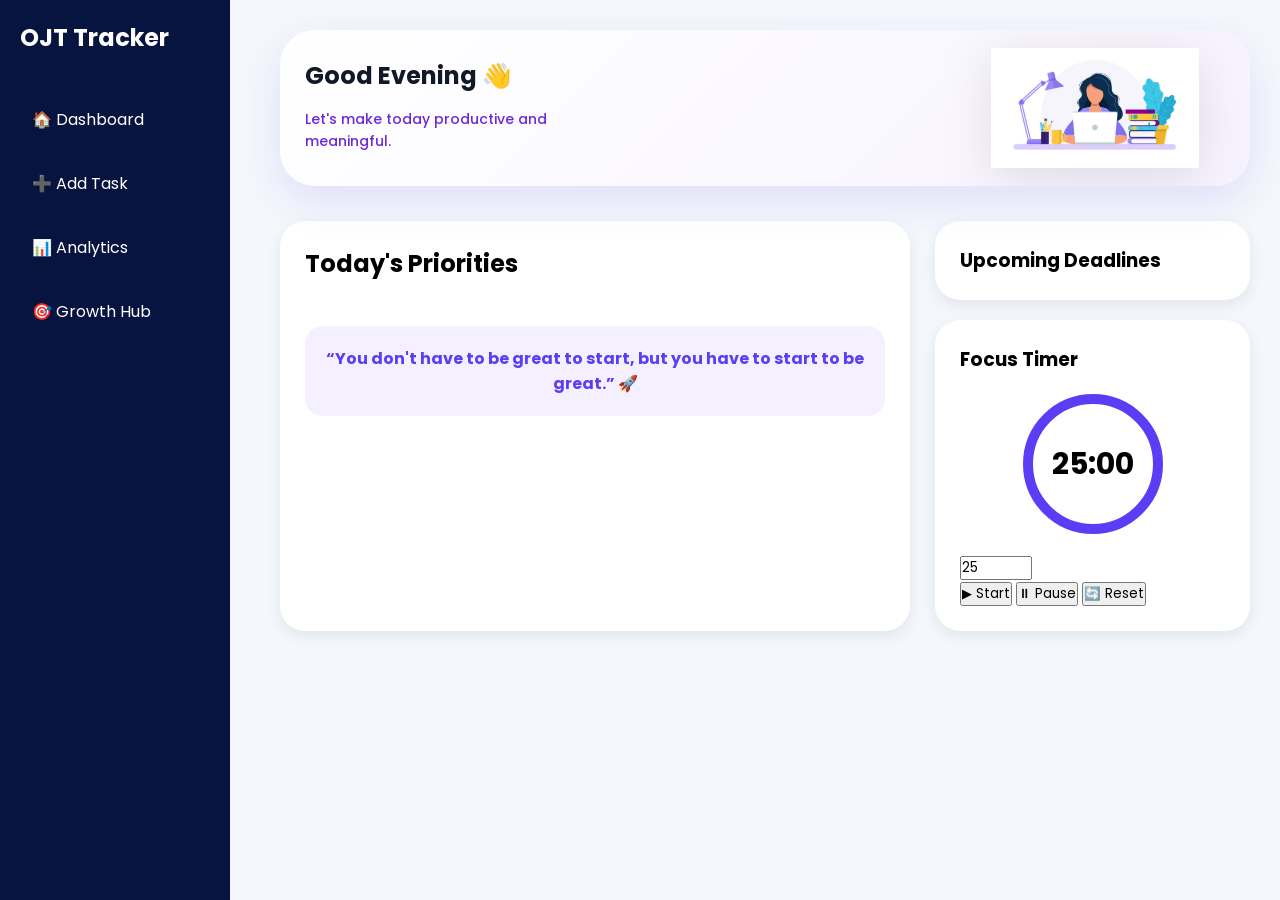
<file: index.html>
<!DOCTYPE html>
<html lang="en">

<head>

<meta charset="UTF-8">

<meta name="viewport"
content="width=device-width, initial-scale=1.0">

<title>OJT Progress Tracker</title>

<link rel="preconnect"
href="https://fonts.googleapis.com">

<link rel="preconnect"
href="https://fonts.gstatic.com"
crossorigin>

<link href="https://fonts.googleapis.com/css2?family=Poppins:wght@300;400;500;600;700&display=swap"
rel="stylesheet">

<link rel="stylesheet"
href="style.css">

</head>

<body>

<!-- SIDEBAR -->

<div class="sidebar">

<h2>OJT Tracker</h2>

<a href="index.html">
🏠 Dashboard
</a>

<a href="add-task.html">
➕ Add Task
</a>

<a href="analytics.html">
📊 Analytics
</a>

<a href="notes.html">
🎯 Growth Hub
</a>

</div>

<!-- MAIN -->

<div class="main">

<!-- HERO -->

<div class="hero-section">

<div class="hero-text">

<h1 id="greetingText">

Good Evening 👋

</h1>

<p>
    Let's make today productive and meaningful.
</p>

</div>

<div class="hero-image">

<img
src="girl.png"
alt="Productivity Illustration">

</div>

</div>

<!-- DASHBOARD -->

<div class="dashboard-grid">

<!-- LEFT SIDE -->

<div class="tasks-section">

<div class="section-header">

<h2>
Today's Priorities
</h2>

</div>

<div
id="taskContainer"
class="task-list">
</div>

<div class="motivation-box">

    “You don't have to be great to start,
    but you have to start to be great.” 🚀
    
    </div>
</div>

<!-- RIGHT PANEL -->

<div class="right-panel">

<!-- DEADLINES -->

<div class="deadline-box">

<h3>
Upcoming Deadlines
</h3>

<div id="deadlineContainer">
</div>

</div>

<!-- TIMER -->

<div class="timer-box">

<h3>
Focus Timer
</h3>

<div class="timer-circle">

60:00

</div>

<input
type="number"
id="timerMinutes"
min="1"
max="60"
value="25">

<div class="timer-buttons">

<button id="startBtn">

▶ Start

</button>

<button id="pauseBtn">

⏸ Pause

</button>

<button id="resetBtn">

🔄 Reset

</button>

</div>

</div>

</div>

</div>

</div>

<!-- EDIT MODAL -->

<div
id="editModal"
class="modal">

<div class="modal-content">

<h2>
Edit Task
</h2>

<input
type="text"
id="editTitle"
placeholder="Task Title">

<input
type="text"
id="editCategory"
placeholder="Category">

<select id="editPriority">

<option value="High">
High
</option>

<option value="Medium">
Medium
</option>

<option value="Low">
Low
</option>

</select>

<input
type="time"
id="editStart">

<input
type="time"
id="editEnd">

<input
type="date"
id="editDate">

<textarea
id="editNotes"
placeholder="Notes / Learnings / Feedback">
</textarea>

<div class="modal-buttons">

<button
class="save-btn"
onclick="saveEdit()">

Save

</button>

<button
class="cancel-btn"
onclick="closeModal()">

Cancel

</button>

</div>

</div>

</div>

<script src="script.js"></script>

</body>

</html>
</file>
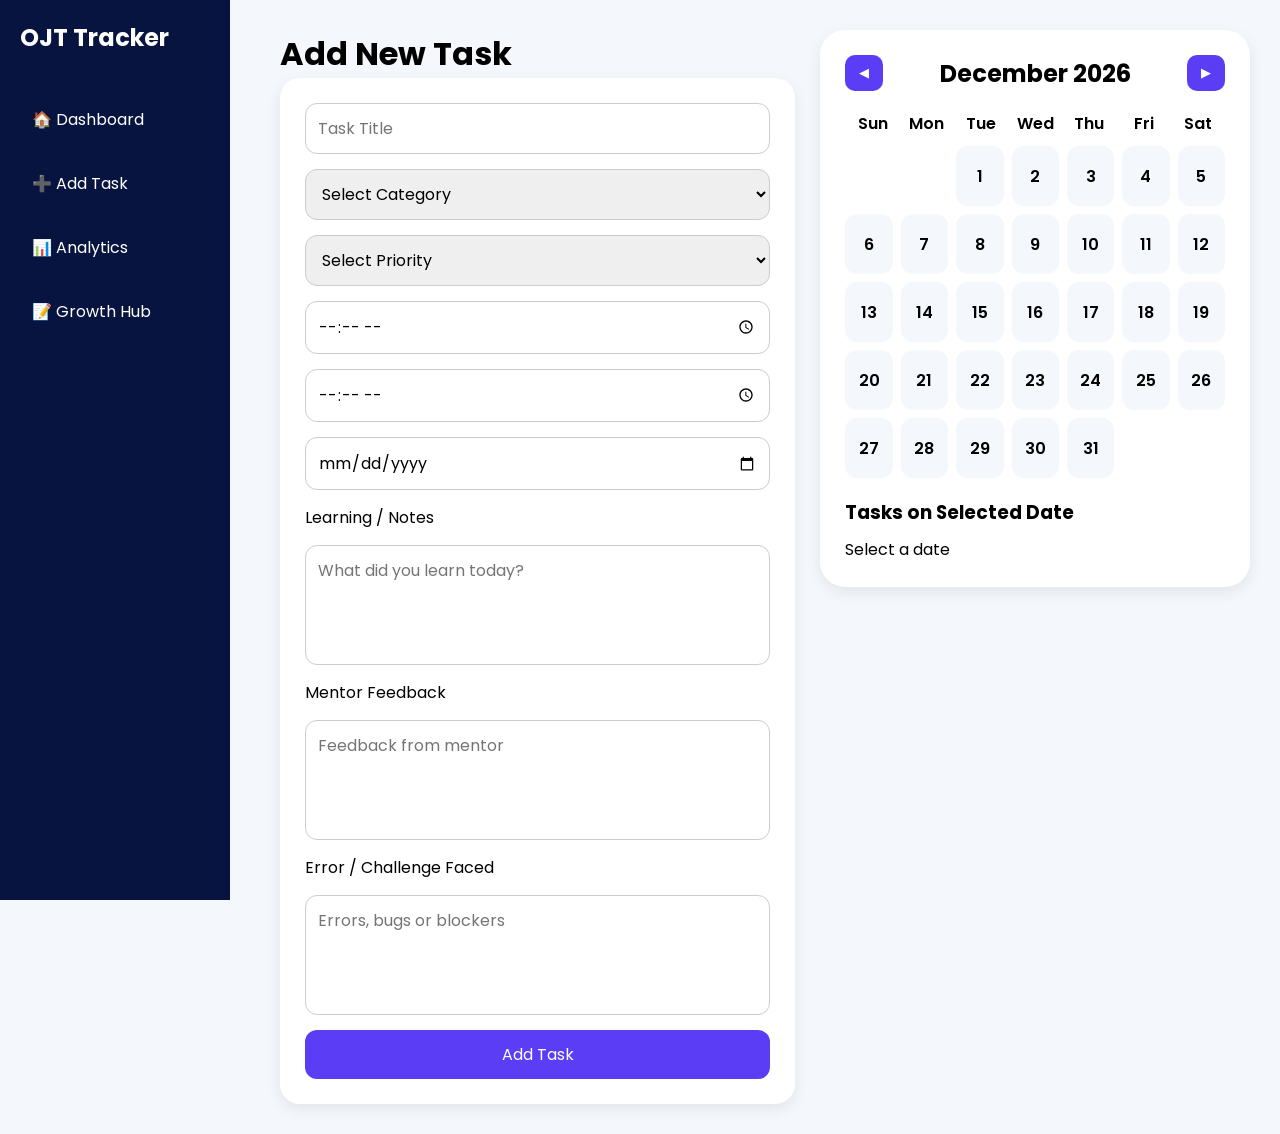
<file: add-task.html>
<!DOCTYPE html>
<html lang="en">

<head>
  <meta charset="UTF-8">
  <meta name="viewport" content="width=device-width, initial-scale=1.0">
  <title>Add Task</title>
  <link rel="preconnect" href="https://fonts.googleapis.com">

<link rel="preconnect" href="https://fonts.gstatic.com" crossorigin>

<link href="https://fonts.googleapis.com/css2?family=Poppins:wght@300;400;500;600;700&display=swap" rel="stylesheet">
  <link rel="stylesheet" href="style.css">
</head>

<body>

<div class="sidebar">

  <h2>OJT Tracker</h2>

  <a href="index.html">🏠 Dashboard</a>
  <a href="add-task.html">➕ Add Task</a>
  <a href="analytics.html">📊 Analytics</a>
  <a href="notes.html">📝 Growth Hub</a>

</div>

<div class="main">

  <div class="planner-layout">

    <div>
    
    <h1>Add New Task</h1>
    
    <form id="taskForm" class="task-form">
    
    <input
    type="text"
    id="title"
    placeholder="Task Title"
    required>
    
    <select id="category" required>
    
    <option value="">
    Select Category
    </option>
    
    <option value="Frontend">
    Frontend
    </option>
    
    <option value="Backend">
    Backend
    </option>
    
    <option value="Database">
    Database
    </option>
    
    <option value="GitHub">
    GitHub
    </option>
    
    </select>
    
    <select id="priority" required>
    
    <option value="">
    Select Priority
    </option>
    
    <option value="High">
    High
    </option>
    
    <option value="Medium">
    Medium
    </option>
    
    <option value="Low">
    Low
    </option>
    
    </select>
    
    <input
    type="time"
    id="startTime"
    required>
    
    <input
    type="time"
    id="deadline"
    required>
    
    <input
    type="date"
    id="date"
    required>
    
    <label>Learning / Notes</label>

<textarea
id="notes"
placeholder="What did you learn today?">
</textarea>

<label>Mentor Feedback</label>

<textarea
id="mentorFeedback"
placeholder="Feedback from mentor">
</textarea>

<label>Error / Challenge Faced</label>

<textarea
id="errors"
placeholder="Errors, bugs or blockers">
</textarea>
    
    <button type="submit">
    Add Task
    </button>
    
    </form>
    
    </div>
    
    <div class="planner-calendar">
    
    <div class="calendar-header">
    
    <button onclick="previousMonth()">
    ◀
    </button>
    
    <h2 id="monthYear">
    May 2026
    </h2>
    
    <button onclick="nextMonth()">
    ▶
    </button>
    
    </div>
    
    <div class="calendar-days">
    
    <div>Sun</div>
    <div>Mon</div>
    <div>Tue</div>
    <div>Wed</div>
    <div>Thu</div>
    <div>Fri</div>
    <div>Sat</div>
    
    </div>
    
    <div
    id="calendarGrid"
    class="calendar-grid">
    </div>
    
    <h3 class="selected-title">
    
    Tasks on Selected Date
    
    </h3>
    
    <div id="selectedTasks">
    
    Select a date
    
    </div>
    
    </div>
    
    </div>


</div>

<script src="script.js"></script>
<script src="planner-calendar.js"></script>

</body>
</html>
</file>
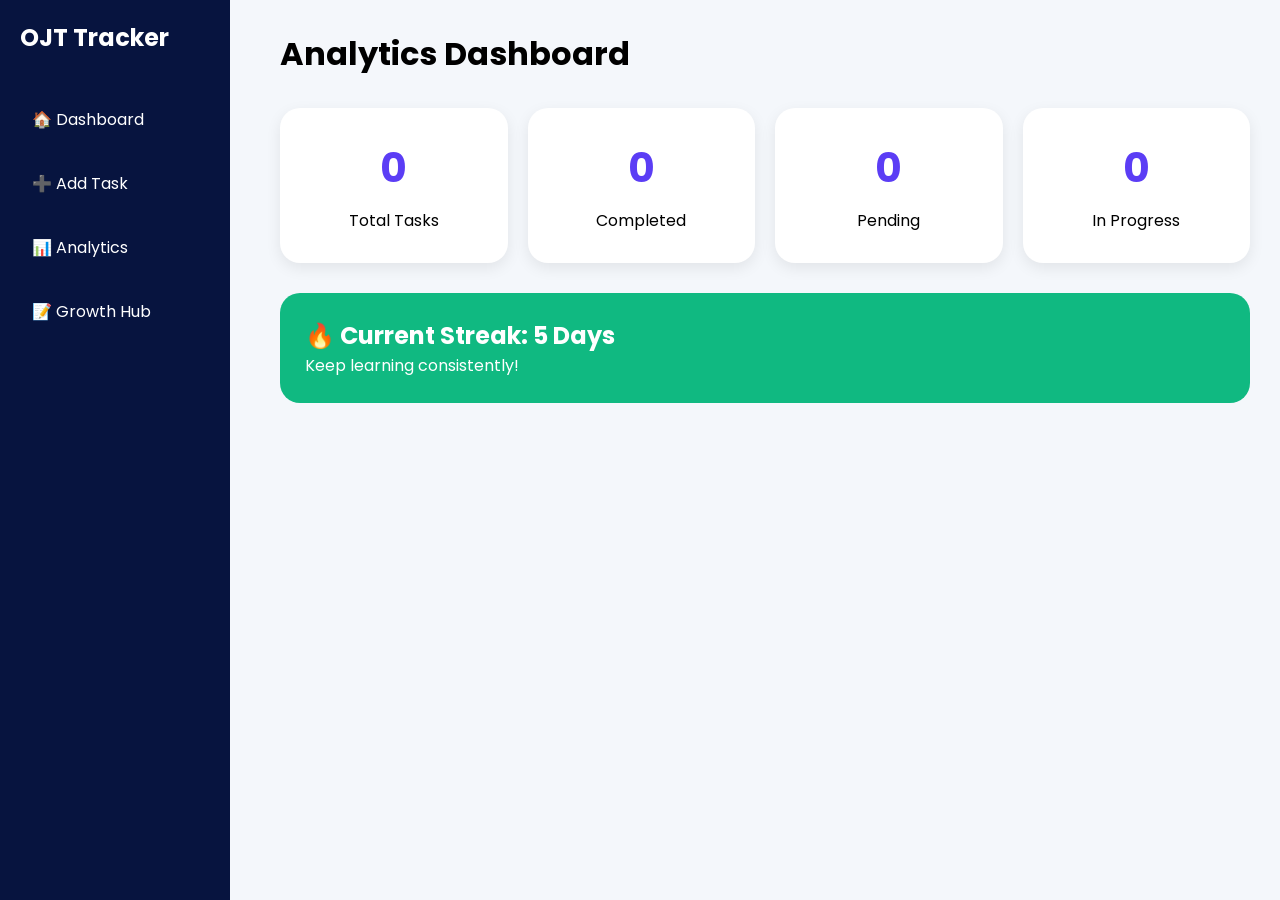
<file: analytics.html>
<!DOCTYPE html>
<html lang="en">

<head>
  <meta charset="UTF-8">
  <meta name="viewport" content="width=device-width, initial-scale=1.0">
  <title>Analytics</title>
  <link rel="preconnect" href="https://fonts.googleapis.com">

<link rel="preconnect" href="https://fonts.gstatic.com" crossorigin>

<link href="https://fonts.googleapis.com/css2?family=Poppins:wght@300;400;500;600;700&display=swap" rel="stylesheet">
  <link rel="stylesheet" href="style.css">
</head>

<body>

<div class="sidebar">

  <h2>OJT Tracker</h2>

  <a href="index.html">🏠 Dashboard</a>
  <a href="add-task.html">➕ Add Task</a>
  <a href="analytics.html">📊 Analytics</a>
  <a href="notes.html">📝 Growth Hub</a>

</div>

<div class="main">

<h1>Analytics Dashboard</h1>

<div class="stats-grid">

<div class="stat-box">
<h2 id="totalTasks">0</h2>
<p>Total Tasks</p>
</div>

<div class="stat-box">
<h2 id="completedTasks">0</h2>
<p>Completed</p>
</div>

<div class="stat-box">
<h2 id="pendingTasks">0</h2>
<p>Pending</p>
</div>

<div class="stat-box">
<h2 id="progressTasks">0</h2>
<p>In Progress</p>
</div>

</div>

<div class="goal-box">

<h2>🔥 Current Streak: 5 Days</h2>

<p>Keep learning consistently!</p>

</div>

</div>

<script src="script.js"></script>

</body>
</html>
</file>
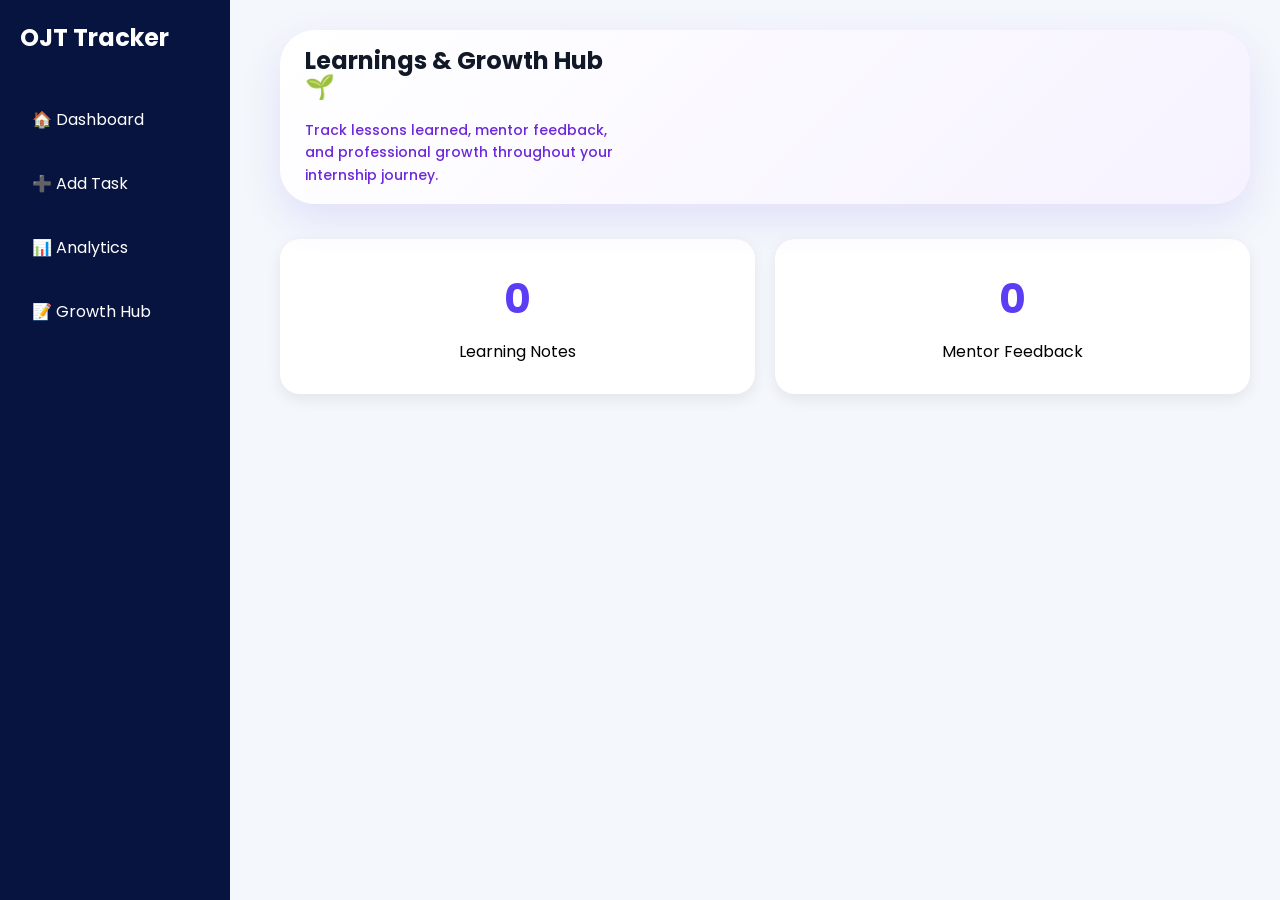
<file: notes.html>
<!DOCTYPE html>
<html lang="en">

<head>
  <meta charset="UTF-8">
  <meta name="viewport" content="width=device-width, initial-scale=1.0">
  <title>Notes</title>
  <link rel="preconnect" href="https://fonts.googleapis.com">

<link rel="preconnect" href="https://fonts.gstatic.com" crossorigin>

<link href="https://fonts.googleapis.com/css2?family=Poppins:wght@300;400;500;600;700&display=swap" rel="stylesheet">
  <link rel="stylesheet" href="style.css">
</head>

<body>

<div class="sidebar">

  <h2>OJT Tracker</h2>

  <a href="index.html">🏠 Dashboard</a>
  <a href="add-task.html">➕ Add Task</a>
  <a href="analytics.html">📊 Analytics</a>
  <a href="notes.html">📝 Growth Hub</a>

</div>

<div class="main">

  <div class="hero-section">

    <div class="hero-text">
    
    <h1>
    Learnings & Growth Hub 🌱
    </h1>
    
    <p>
    Track lessons learned, mentor feedback,
    and professional growth throughout
    your internship journey.
    </p>
    
    </div>
    
    </div>
    
    <div class="stats-grid">
    
    <div class="stat-box">
    
    <h2 id="totalLearningNotes">
    0
    </h2>
    
    <p>
    Learning Notes
    </p>
    
    </div>
    
    <div class="stat-box">
    
    <h2 id="mentorCount">
    0
    </h2>
    
    <p>
    Mentor Feedback
    </p>
    
    </div>
    
    </div>
    
</div>

<script src="script.js"></script>

</body>
</html>
</file>
<file: style.css>
*{
    margin:0;
    padding:0;
    box-sizing:border-box;
    font-family:'Poppins',sans-serif;
    }
    
    body{
    display:flex;
    background:#f4f7fb;
    }
    
    .sidebar{
    width:230px;
    height:100vh;
    background:#07143f;
    padding:20px;
    position:fixed;
    }
    
    .sidebar h2{
    color:white;
    margin-bottom:40px;
    }
    
    .sidebar a{
    display:block;
    text-decoration:none;
    color:white;
    padding:12px;
    margin-bottom:15px;
    border-radius:10px;
    transition:0.3s;
    }
    
    .sidebar a:hover{
    background:#5b3df5;
    }
    
    .main{
    margin-left:250px;
    padding:30px;
    width:100%;
    }
    
    .top-box{
    background:white;
    padding:25px;
    border-radius:20px;
    margin-bottom:30px;
    box-shadow:0 5px 15px rgba(0,0,0,0.08);
    }
    
    .top-box p{
    margin-top:10px;
    color:#5b3df5;
    }
    
    .task-grid{
    display:grid;
    grid-template-columns:repeat(auto-fit,minmax(280px,1fr));
    gap:20px;
    margin-top:20px;
    }
    
    .task-card{

        display:flex;
        
        justify-content:space-between;
        
        align-items:center;
        
        padding:14px 18px;
        
        border-radius:24px;
        
        color:white;
        
        box-shadow:
        0 10px 25px rgba(0,0,0,0.08);
        
        transition:0.3s;
        
        position:relative;
        
        overflow:hidden;
        
        min-height:78px;
        
        }
        
        .task-card:hover{
        
        transform:translateY(-4px);
        
        }
        
        /* PRIORITY COLORS */
        
        .high{
        
        background:
        linear-gradient(
        135deg,
        #ff4d6d,
        #ff758f
        );
        
        }
        
        .medium{
        
        background:
        linear-gradient(
        135deg,
        #f59e0b,
        #fbbf24
        );
        
        }
        
        .low{
        
        background:
        linear-gradient(
        135deg,
        #10b981,
        #34d399
        );
        
        }
        
        /* LEFT SIDE */
        
        .task-left{
        
        display:flex;
        
        align-items:center;
        
        gap:18px;
        
        }
        
        /* TIME BOX */
        
        .time-box{
        
        background:rgba(255,255,255,0.18);
        
        padding:12px;
        
        border-radius:18px;
        
        text-align:center;
        
        min-width:90px;
        
        backdrop-filter:blur(5px);
        
        }
        
        .time-box h3{
        
        font-size:14px;
        
        margin-bottom:5px;
        
        }
        
        .time-box p{
        
        font-size:13px;
        
        }
        
        /* TASK INFO */
        
        .task-info h3{
        
        font-size:16px;
        
        margin-bottom:10px;
        
        }
        
        .task-info p{
        
        margin-bottom:6px;
        
        font-size:12px;
        
        }
        
        /* RIGHT SIDE */
        
        .task-actions{
        
        display:flex;
        
        flex-direction:column;
        
        align-items:flex-end;
        
        gap:12px;
        
        }
        
        /* STATUS */
        
        .status-tag{
        
        display:flex;
        
        align-items:center;
        
        gap:8px;
        
        background:white;
        
        padding:10px 16px;
        
        border-radius:16px;
        
        font-weight:bold;
        
        color:#111827;
        
        font-size:14px;
        
        }
        
        /* STATUS SELECT */
        
        .status-select{
        
        border:none;
        
        outline:none;
        
        font-weight:bold;
        
        background:transparent;
        
        cursor:pointer;
        
        }
        
        /* BUTTONS */
        
        .action-buttons{
        
        display:flex;
        
        gap:10px;
        
        }
        
        .edit-btn{
        
        background:white;
        
        color:#5b3df5;
        
        border:none;
        
        padding:10px 16px;
        
        border-radius:12px;
        
        cursor:pointer;
        
        font-weight:bold;
        
        }
        
        .delete-btn{
        
        background:white;
        
        color:#ef4444;
        
        border:none;
        
        padding:10px 16px;
        
        border-radius:12px;
        
        cursor:pointer;
        
        font-weight:bold;
        
        }

        .high{
            background:
            linear-gradient(135deg,#ff4d6d,#ff758f);
            }
            
            .medium{
            background:
            linear-gradient(135deg,#f59e0b,#fbbf24);
            }
            
            .low{
            background:
            linear-gradient(135deg,#10b981,#34d399);
            }

    .task-form{
    display:flex;
    flex-direction:column;
    gap:15px;
    max-width:600px;
    background:white;
    padding:25px;
    border-radius:20px;
    box-shadow:0 5px 15px rgba(0,0,0,0.08);
    }
    
    .task-form input,
    .task-form select,
    .task-form textarea{
    padding:12px;
    border:1px solid #ccc;
    border-radius:12px;
    font-size:16px;
    }
    
    .task-form textarea{
    height:120px;
    resize:none;
    }
    
    .task-form button{
    padding:12px;
    border:none;
    border-radius:12px;
    background:#5b3df5;
    color:white;
    font-size:16px;
    cursor:pointer;
    }
    
    .stats-grid{
    display:grid;
    grid-template-columns:repeat(auto-fit,minmax(220px,1fr));
    gap:20px;
    margin-top:30px;
    }
    
    .stat-box{
    background:white;
    padding:30px;
    text-align:center;
    border-radius:20px;
    box-shadow:0 5px 15px rgba(0,0,0,0.08);
    }
    
    .stat-box h2{
    font-size:40px;
    margin-bottom:10px;
    color:#5b3df5;
    }
    
    .goal-box{
    background:#10b981;
    color:white;
    padding:25px;
    border-radius:20px;
    margin-top:30px;
    }
    
    .note-card{
    background:white;
    padding:20px;
    border-radius:20px;
    margin-bottom:20px;
    box-shadow:0 5px 15px rgba(0,0,0,0.08);
    border-left:8px solid #5b3df5;
    }
    
    .note-card h3{
    margin-bottom:10px;
    }
    
    @media(max-width:900px){
    
    body{
    flex-direction:column;
    }
    
    .sidebar{
    width:100%;
    height:auto;
    position:relative;
    display:flex;
    flex-wrap:wrap;
    justify-content:center;
    gap:10px;
    }
    
    .main{
    margin-left:0;
    }
    
    }
    /* HERO SECTION */
    .hero-section{

        background:
        linear-gradient(
        135deg,
        #ffffff,
        #f6f2ff
        );
        
        padding:18px 25px;
        
        border-radius:35px;
        
        display:flex;
        
        justify-content:space-between;
        
        align-items:center;
        
        box-shadow:
        0 15px 40px rgba(91,61,245,0.12);
        
        margin-bottom:35px;
        
        min-height:100px;
        
        overflow:hidden;
        
        position:relative;
        
        }
        
        .hero-text{
        
        width:35%;
        
        z-index:2;
        
        }
        
        .hero-text h1{
        
        font-size:24px;
        
        line-height:1.1;
        
        margin-bottom:18px;
        
        color:#111827;
        
        }
        
        .hero-text p{
        
        font-size:14px;
        
        line-height:1.6;
        
        color:#6d28d9;
        
        font-weight:500;
        
        }
        .hero-image{

            width:65%;
            
            display:flex;
            
            justify-content:flex-end;
            
            align-items:center;
            
            }
            
            .hero-image img{
            
                width:260px;
                max-height:120px;
            
            object-fit:contain;
            
            filter:drop-shadow(
            0 10px 25px rgba(0,0,0,0.1)
            );
            
            }
    /* DASHBOARD GRID */
    
    .dashboard-grid{
    
    display:grid;
    
    grid-template-columns:2fr 1fr;
    
    gap:25px;
    
    }
    
    /* TASK SECTION */
    
    .tasks-section{
    
    background:white;
    
    padding:25px;
    
    border-radius:25px;
    
    box-shadow:0 5px 15px rgba(0,0,0,0.08);
    
    }
    
    .section-header{
    
    display:flex;
    
    justify-content:space-between;
    
    margin-bottom:20px;
    
    }
    
    .section-header span{
    
    color:#5b3df5;
    
    font-weight:bold;
    
    cursor:pointer;
    
    }
    
    /* TASK LIST */
    
    .task-list{
    
    display:flex;
    
    flex-direction:column;
    
    gap:20px;
    
    }
    
    .task-card{

        display:flex;
        
        justify-content:space-between;
        
        align-items:center;
        
        padding:16px 20px;
        
        border-radius:22px;
        
        color:white;
        
        box-shadow:0 8px 20px rgba(0,0,0,0.08);
        
        transition:0.3s;
        
        position:relative;
        
        overflow:hidden;

        min-height:105px;
        
        }
        
        .task-card:hover{
        
        transform:translateY(-4px);
        
        }
        
        .task-card::before{
        
        content:''; 
        
        position:absolute;
        
        top:0;
        
        left:0;
        
        width:8px;
        
        height:100%;
        
        background:white;
        
        opacity:0.5;
        
        }

        .task-actions{

            display:flex;
            
            flex-direction:column;
            
            gap:10px;
            
            align-items:flex-end;
            
            }
            
            .status-select{
            
            padding:10px;
            
            border:none;
            
            border-radius:12px;
            
            font-weight:bold;
            
            cursor:pointer;
            
            }
            
            .delete-btn{
            
            background:white;
            
            color:#ef4444;
            
            border:none;
            
            padding:10px 16px;
            
            border-radius:12px;
            
            font-weight:bold;
            
            cursor:pointer;
            
            transition:0.3s;
            
            }
            
            .delete-btn:hover{
            
            background:#fee2e2;
            
            }
    
    .task-info h3{
    
    margin-bottom:8px;
    
    }
    
    .task-info p{
    
    margin-bottom:5px;
    
    }
    
    .status-badge{
    
    background:white;
    
    color:black;
    
    padding:6px 14px;
    
    border-radius:20px;
    
    font-size:14px;
    
    font-weight:bold;
    
    }
    
    /* RIGHT PANEL */
    
    .right-panel{
    
    display:flex;
    
    flex-direction:column;
    
    gap:20px;
    
    }
    
    .deadline-box,
    
    .timer-box{
    
    background:white;
    
    padding:25px;
    
    border-radius:25px;
    
    box-shadow:0 5px 15px rgba(0,0,0,0.08);
    
    }
    
    .deadline-item{
    
    margin-top:15px;
    
    padding:15px;
    
    background:#f4f7fb;
    
    border-radius:15px;
    
    }
    
    .deadline-item p{
    
    margin-top:5px;
    
    color:gray;
    
    font-size:14px;
    
    }
    
    /* TIMER */
    
    .timer-circle{
    
    width:140px;
    
    height:140px;
    
    border-radius:50%;
    
    border:10px solid #5b3df5;
    
    display:flex;
    
    justify-content:center;
    
    align-items:center;
    
    font-size:30px;
    
    font-weight:bold;
    
    margin:20px auto;
    
    }
    
    .focus-btn{
    
    width:100%;
    
    padding:12px;
    
    border:none;
    
    border-radius:15px;
    
    background:#5b3df5;
    
    color:white;
    
    font-size:16px;
    
    cursor:pointer;
    
    }
    
    /* MOTIVATION */
    
    .motivation-box{
    
    margin-top:25px;
    
    background:#f4f0ff;
    
    padding:20px;
    
    border-radius:18px;
    
    text-align:center;
    
    font-weight:bold;
    
    color:#5b3df5;
    
    }
    
    /* RESPONSIVE */
    
    @media(max-width:1000px){
    
    .dashboard-grid{
    
    grid-template-columns:1fr;
    
    }
    
    .hero-section{
    
    justify-content:center;
    
    text-align:center;
    
    }
    
    }

    .modal{

        position:fixed;
        
        top:0;
        
        left:0;
        
        width:100%;
        
        height:100%;
        
        background:
        rgba(0,0,0,0.4);
        
        display:none;
        
        justify-content:center;
        
        align-items:center;
        
        z-index:999;
        
        }
        
        .modal-content{
        
        background:white;
        
        padding:30px;
        
        border-radius:25px;
        
        width:500px;
        
        max-width:90%;
        
        display:flex;
        
        flex-direction:column;
        
        gap:15px;
        
        }
        
        .modal-content input,
        .modal-content select,
        .modal-content textarea{
        
        padding:12px;
        
        border:1px solid #ddd;
        
        border-radius:12px;
        
        }
        
        .modal-buttons{
        
        display:flex;
        
        gap:10px;
        
        }
        
        .save-btn{
        
        flex:1;
        
        background:#5b3df5;
        
        color:white;
        
        border:none;
        
        padding:12px;
        
        border-radius:12px;
        
        cursor:pointer;
        
        }
        
        .cancel-btn{
        
        flex:1;
        
        background:#ef4444;
        
        color:white;
        
        border:none;
        
        padding:12px;
        
        border-radius:12px;
        
        cursor:pointer;
        
        }

        .section-title{

            margin:25px 0 15px;
            
            font-size:22px;
            
            color:#111827;
            
            }
            
            .achievement-grid{
            
            display:grid;
            
            grid-template-columns:
            repeat(auto-fit,minmax(180px,1fr));
            
            gap:20px;
            
            margin-top:20px;
            
            }
            
            .achievement-card{
            
            background:white;
            
            padding:25px;
            
            border-radius:20px;
            
            text-align:center;
            
            box-shadow:
            0 5px 15px rgba(0,0,0,0.08);
            
            font-size:30px;
            
            }
            
            .achievement-card h3{
            
            margin-top:10px;
            
            font-size:15px;
            
            }

            .planner-layout{

                display:grid;
                
                grid-template-columns:
                1.2fr 1fr;
                
                gap:25px;
                
                align-items:start;
                
                }
                
                .planner-calendar{
                
                background:white;
                
                padding:25px;
                
                border-radius:25px;
                
                box-shadow:
                0 5px 15px rgba(0,0,0,0.08);
                
                }
                
                .calendar-header{
                
                display:flex;
                
                justify-content:space-between;
                
                align-items:center;
                
                margin-bottom:20px;
                
                }
                
                .calendar-header button{
                
                background:#5b3df5;
                
                color:white;
                
                border:none;
                
                padding:8px 14px;
                
                border-radius:10px;
                
                cursor:pointer;
                
                }
                
                .calendar-days{
                
                display:grid;
                
                grid-template-columns:
                repeat(7,1fr);
                
                text-align:center;
                
                font-weight:600;
                
                margin-bottom:10px;
                
                }
                
                .calendar-grid{
                
                display:grid;
                
                grid-template-columns:
                repeat(7,1fr);
                
                gap:8px;
                
                }
                
                .calendar-date{
                
                background:#f4f7fb;
                
                height:60px;
                
                border-radius:12px;
                
                display:flex;
                
                justify-content:center;
                
                align-items:center;
                
                cursor:pointer;
                
                font-weight:600;
                
                transition:0.3s;
                
                position:relative;
                
                }
                
                .calendar-date:hover{
                
                background:#ede9fe;
                
                }
                
                .task-dot{
                
                width:8px;
                
                height:8px;
                
                background:#5b3df5;
                
                border-radius:50%;
                
                position:absolute;
                
                bottom:8px;
                
                }
                
                .selected-title{
                
                margin-top:20px;
                
                margin-bottom:10px;
                
                }
                
                .selected-task{
                
                background:#f4f7fb;
                
                padding:12px;
                
                border-radius:12px;
                
                margin-bottom:10px;
                
                }
                
                .calendar-actions{
                
                margin-top:8px;
                
                display:flex;
                
                gap:8px;
                
                }
                
                .calendar-edit{
                
                background:#5b3df5;
                
                color:white;
                
                border:none;
                
                padding:6px 10px;
                
                border-radius:8px;
                
                cursor:pointer;
                
                }
                
                .calendar-delete{
                
                background:#ef4444;
                
                color:white;
                
                border:none;
                
                padding:6px 10px;
                
                border-radius:8px;
                
                cursor:pointer;
                
                }
</file>
